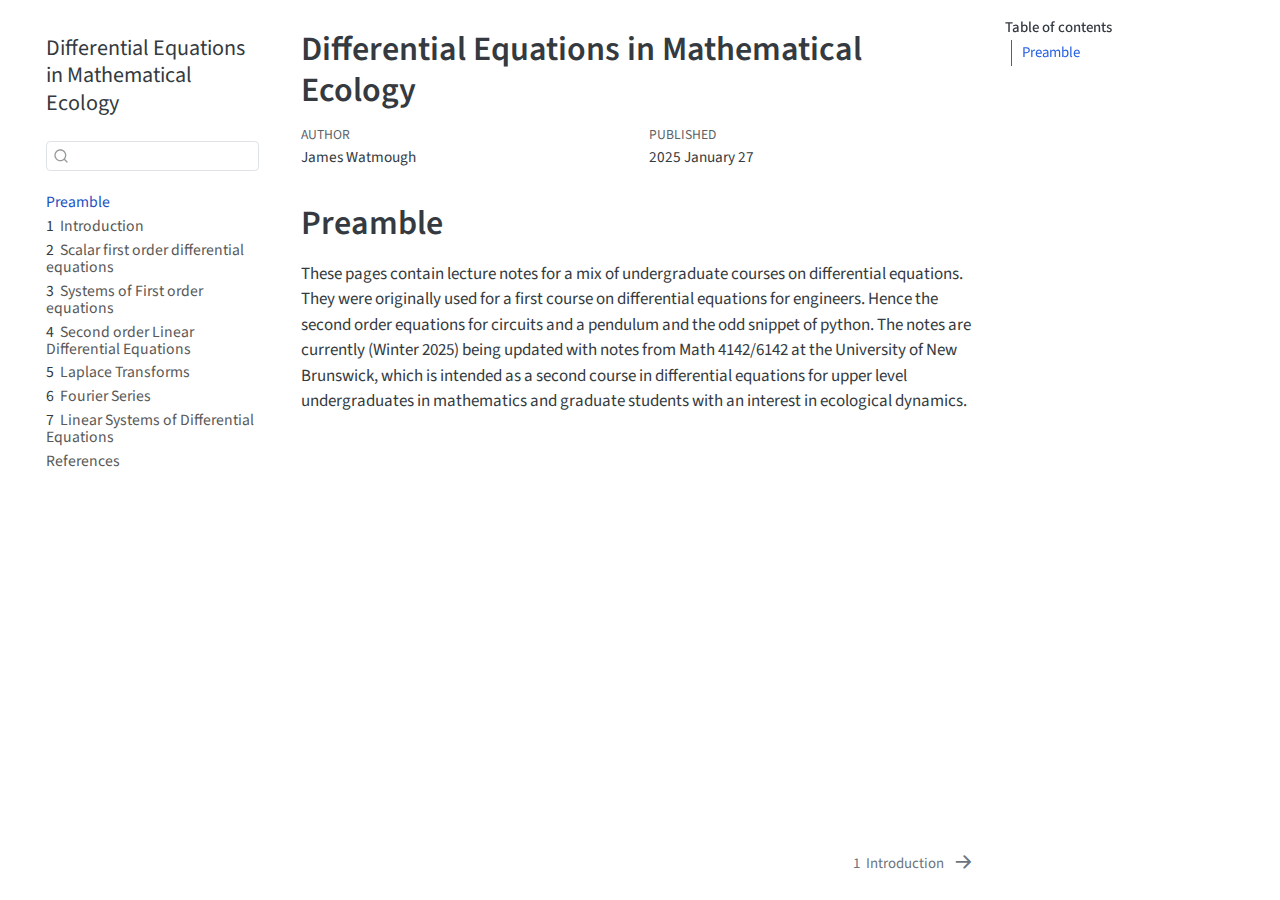
<file: docs/index.html>
<!DOCTYPE html>
<html xmlns="http://www.w3.org/1999/xhtml" lang="en" xml:lang="en"><head>

<meta charset="utf-8">
<meta name="generator" content="quarto-1.7.6">

<meta name="viewport" content="width=device-width, initial-scale=1.0, user-scalable=yes">

<meta name="author" content="James Watmough">

<title>Differential Equations in Mathematical Ecology</title>
<style>
code{white-space: pre-wrap;}
span.smallcaps{font-variant: small-caps;}
div.columns{display: flex; gap: min(4vw, 1.5em);}
div.column{flex: auto; overflow-x: auto;}
div.hanging-indent{margin-left: 1.5em; text-indent: -1.5em;}
ul.task-list{list-style: none;}
ul.task-list li input[type="checkbox"] {
  width: 0.8em;
  margin: 0 0.8em 0.2em -1em; /* quarto-specific, see https://github.com/quarto-dev/quarto-cli/issues/4556 */ 
  vertical-align: middle;
}
</style>


<script src="site_libs/quarto-nav/quarto-nav.js"></script>
<script src="site_libs/quarto-nav/headroom.min.js"></script>
<script src="site_libs/clipboard/clipboard.min.js"></script>
<script src="site_libs/quarto-search/autocomplete.umd.js"></script>
<script src="site_libs/quarto-search/fuse.min.js"></script>
<script src="site_libs/quarto-search/quarto-search.js"></script>
<meta name="quarto:offset" content="./">
<link href="./M3503-lec01-ODEintro.html" rel="next">
<script src="site_libs/quarto-html/quarto.js"></script>
<script src="site_libs/quarto-html/popper.min.js"></script>
<script src="site_libs/quarto-html/tippy.umd.min.js"></script>
<script src="site_libs/quarto-html/anchor.min.js"></script>
<link href="site_libs/quarto-html/tippy.css" rel="stylesheet">
<link href="site_libs/quarto-html/quarto-syntax-highlighting-6c21014d9765ba549c6ebad95917e4d7.css" rel="stylesheet" id="quarto-text-highlighting-styles">
<script src="site_libs/bootstrap/bootstrap.min.js"></script>
<link href="site_libs/bootstrap/bootstrap-icons.css" rel="stylesheet">
<link href="site_libs/bootstrap/bootstrap-8b437fc44df5d31213a6bde2e7d8e062.min.css" rel="stylesheet" append-hash="true" id="quarto-bootstrap" data-mode="light">
<script id="quarto-search-options" type="application/json">{
  "location": "sidebar",
  "copy-button": false,
  "collapse-after": 3,
  "panel-placement": "start",
  "type": "textbox",
  "limit": 50,
  "keyboard-shortcut": [
    "f",
    "/",
    "s"
  ],
  "show-item-context": false,
  "language": {
    "search-no-results-text": "No results",
    "search-matching-documents-text": "matching documents",
    "search-copy-link-title": "Copy link to search",
    "search-hide-matches-text": "Hide additional matches",
    "search-more-match-text": "more match in this document",
    "search-more-matches-text": "more matches in this document",
    "search-clear-button-title": "Clear",
    "search-text-placeholder": "",
    "search-detached-cancel-button-title": "Cancel",
    "search-submit-button-title": "Submit",
    "search-label": "Search"
  }
}</script>


</head>

<body class="nav-sidebar floating">

<div id="quarto-search-results"></div>
  <header id="quarto-header" class="headroom fixed-top">
  <nav class="quarto-secondary-nav">
    <div class="container-fluid d-flex">
      <button type="button" class="quarto-btn-toggle btn" data-bs-toggle="collapse" role="button" data-bs-target=".quarto-sidebar-collapse-item" aria-controls="quarto-sidebar" aria-expanded="false" aria-label="Toggle sidebar navigation" onclick="if (window.quartoToggleHeadroom) { window.quartoToggleHeadroom(); }">
        <i class="bi bi-layout-text-sidebar-reverse"></i>
      </button>
        <nav class="quarto-page-breadcrumbs" aria-label="breadcrumb"><ol class="breadcrumb"><li class="breadcrumb-item"><a href="./index.html">Preamble</a></li></ol></nav>
        <a class="flex-grow-1" role="navigation" data-bs-toggle="collapse" data-bs-target=".quarto-sidebar-collapse-item" aria-controls="quarto-sidebar" aria-expanded="false" aria-label="Toggle sidebar navigation" onclick="if (window.quartoToggleHeadroom) { window.quartoToggleHeadroom(); }">      
        </a>
      <button type="button" class="btn quarto-search-button" aria-label="Search" onclick="window.quartoOpenSearch();">
        <i class="bi bi-search"></i>
      </button>
    </div>
  </nav>
</header>
<!-- content -->
<div id="quarto-content" class="quarto-container page-columns page-rows-contents page-layout-article">
<!-- sidebar -->
  <nav id="quarto-sidebar" class="sidebar collapse collapse-horizontal quarto-sidebar-collapse-item sidebar-navigation floating overflow-auto">
    <div class="pt-lg-2 mt-2 text-left sidebar-header">
    <div class="sidebar-title mb-0 py-0">
      <a href="./">Differential Equations in Mathematical Ecology</a> 
    </div>
      </div>
        <div class="mt-2 flex-shrink-0 align-items-center">
        <div class="sidebar-search">
        <div id="quarto-search" class="" title="Search"></div>
        </div>
        </div>
    <div class="sidebar-menu-container"> 
    <ul class="list-unstyled mt-1">
        <li class="sidebar-item">
  <div class="sidebar-item-container"> 
  <a href="./index.html" class="sidebar-item-text sidebar-link active">
 <span class="menu-text">Preamble</span></a>
  </div>
</li>
        <li class="sidebar-item">
  <div class="sidebar-item-container"> 
  <a href="./M3503-lec01-ODEintro.html" class="sidebar-item-text sidebar-link">
 <span class="menu-text"><span class="chapter-number">1</span>&nbsp; <span class="chapter-title">Introduction</span></span></a>
  </div>
</li>
        <li class="sidebar-item">
  <div class="sidebar-item-container"> 
  <a href="./ode-intro-geom.html" class="sidebar-item-text sidebar-link">
 <span class="menu-text"><span class="chapter-number">2</span>&nbsp; <span class="chapter-title">Scalar first order differential equations</span></span></a>
  </div>
</li>
        <li class="sidebar-item">
  <div class="sidebar-item-container"> 
  <a href="./M3503-lec02-Systems.html" class="sidebar-item-text sidebar-link">
 <span class="menu-text"><span class="chapter-number">3</span>&nbsp; <span class="chapter-title">Systems of First order equations</span></span></a>
  </div>
</li>
        <li class="sidebar-item">
  <div class="sidebar-item-container"> 
  <a href="./M3503-lec03-SecondOrderODE.html" class="sidebar-item-text sidebar-link">
 <span class="menu-text"><span class="chapter-number">4</span>&nbsp; <span class="chapter-title">Second order Linear Differential Equations</span></span></a>
  </div>
</li>
        <li class="sidebar-item">
  <div class="sidebar-item-container"> 
  <a href="./M3503-lec04-LaplaceTransforms.html" class="sidebar-item-text sidebar-link">
 <span class="menu-text"><span class="chapter-number">5</span>&nbsp; <span class="chapter-title">Laplace Transforms</span></span></a>
  </div>
</li>
        <li class="sidebar-item">
  <div class="sidebar-item-container"> 
  <a href="./M3503-lec05-FourierSeries.html" class="sidebar-item-text sidebar-link">
 <span class="menu-text"><span class="chapter-number">6</span>&nbsp; <span class="chapter-title">Fourier Series</span></span></a>
  </div>
</li>
        <li class="sidebar-item">
  <div class="sidebar-item-container"> 
  <a href="./ode-linear.html" class="sidebar-item-text sidebar-link">
 <span class="menu-text"><span class="chapter-number">7</span>&nbsp; <span class="chapter-title">Linear Systems of Differential Equations</span></span></a>
  </div>
</li>
        <li class="sidebar-item">
  <div class="sidebar-item-container"> 
  <a href="./references.html" class="sidebar-item-text sidebar-link">
 <span class="menu-text">References</span></a>
  </div>
</li>
    </ul>
    </div>
</nav>
<div id="quarto-sidebar-glass" class="quarto-sidebar-collapse-item" data-bs-toggle="collapse" data-bs-target=".quarto-sidebar-collapse-item"></div>
<!-- margin-sidebar -->
    <div id="quarto-margin-sidebar" class="sidebar margin-sidebar">
        <nav id="TOC" role="doc-toc" class="toc-active">
    <h2 id="toc-title">Table of contents</h2>
   
  <ul>
  <li><a href="#preamble" id="toc-preamble" class="nav-link active" data-scroll-target="#preamble">Preamble</a></li>
  </ul>
</nav>
    </div>
<!-- main -->
<main class="content" id="quarto-document-content">

<header id="title-block-header" class="quarto-title-block default">
<div class="quarto-title">
<h1 class="title">Differential Equations in Mathematical Ecology</h1>
</div>



<div class="quarto-title-meta">

    <div>
    <div class="quarto-title-meta-heading">Author</div>
    <div class="quarto-title-meta-contents">
             <p>James Watmough </p>
          </div>
  </div>
    
    <div>
    <div class="quarto-title-meta-heading">Published</div>
    <div class="quarto-title-meta-contents">
      <p class="date">2025 January 27</p>
    </div>
  </div>
  
    
  </div>
  


</header>


<section id="preamble" class="level1 unnumbered">
<h1 class="unnumbered">Preamble</h1>
<p>These pages contain lecture notes for a mix of undergraduate courses on differential equations. They were originally used for a first course on differential equations for engineers. Hence the second order equations for circuits and a pendulum and the odd snippet of python. The notes are currently (Winter 2025) being updated with notes from Math 4142/6142 at the University of New Brunswick, which is intended as a second course in differential equations for upper level undergraduates in mathematics and graduate students with an interest in ecological dynamics.</p>


</section>

</main> <!-- /main -->
<script id="quarto-html-after-body" type="application/javascript">
window.document.addEventListener("DOMContentLoaded", function (event) {
  const toggleBodyColorMode = (bsSheetEl) => {
    const mode = bsSheetEl.getAttribute("data-mode");
    const bodyEl = window.document.querySelector("body");
    if (mode === "dark") {
      bodyEl.classList.add("quarto-dark");
      bodyEl.classList.remove("quarto-light");
    } else {
      bodyEl.classList.add("quarto-light");
      bodyEl.classList.remove("quarto-dark");
    }
  }
  const toggleBodyColorPrimary = () => {
    const bsSheetEl = window.document.querySelector("link#quarto-bootstrap");
    if (bsSheetEl) {
      toggleBodyColorMode(bsSheetEl);
    }
  }
  toggleBodyColorPrimary();  
  const icon = "";
  const anchorJS = new window.AnchorJS();
  anchorJS.options = {
    placement: 'right',
    icon: icon
  };
  anchorJS.add('.anchored');
  const isCodeAnnotation = (el) => {
    for (const clz of el.classList) {
      if (clz.startsWith('code-annotation-')) {                     
        return true;
      }
    }
    return false;
  }
  const onCopySuccess = function(e) {
    // button target
    const button = e.trigger;
    // don't keep focus
    button.blur();
    // flash "checked"
    button.classList.add('code-copy-button-checked');
    var currentTitle = button.getAttribute("title");
    button.setAttribute("title", "Copied!");
    let tooltip;
    if (window.bootstrap) {
      button.setAttribute("data-bs-toggle", "tooltip");
      button.setAttribute("data-bs-placement", "left");
      button.setAttribute("data-bs-title", "Copied!");
      tooltip = new bootstrap.Tooltip(button, 
        { trigger: "manual", 
          customClass: "code-copy-button-tooltip",
          offset: [0, -8]});
      tooltip.show();    
    }
    setTimeout(function() {
      if (tooltip) {
        tooltip.hide();
        button.removeAttribute("data-bs-title");
        button.removeAttribute("data-bs-toggle");
        button.removeAttribute("data-bs-placement");
      }
      button.setAttribute("title", currentTitle);
      button.classList.remove('code-copy-button-checked');
    }, 1000);
    // clear code selection
    e.clearSelection();
  }
  const getTextToCopy = function(trigger) {
      const codeEl = trigger.previousElementSibling.cloneNode(true);
      for (const childEl of codeEl.children) {
        if (isCodeAnnotation(childEl)) {
          childEl.remove();
        }
      }
      return codeEl.innerText;
  }
  const clipboard = new window.ClipboardJS('.code-copy-button:not([data-in-quarto-modal])', {
    text: getTextToCopy
  });
  clipboard.on('success', onCopySuccess);
  if (window.document.getElementById('quarto-embedded-source-code-modal')) {
    const clipboardModal = new window.ClipboardJS('.code-copy-button[data-in-quarto-modal]', {
      text: getTextToCopy,
      container: window.document.getElementById('quarto-embedded-source-code-modal')
    });
    clipboardModal.on('success', onCopySuccess);
  }
    var localhostRegex = new RegExp(/^(?:http|https):\/\/localhost\:?[0-9]*\//);
    var mailtoRegex = new RegExp(/^mailto:/);
      var filterRegex = new RegExp('/' + window.location.host + '/');
    var isInternal = (href) => {
        return filterRegex.test(href) || localhostRegex.test(href) || mailtoRegex.test(href);
    }
    // Inspect non-navigation links and adorn them if external
 	var links = window.document.querySelectorAll('a[href]:not(.nav-link):not(.navbar-brand):not(.toc-action):not(.sidebar-link):not(.sidebar-item-toggle):not(.pagination-link):not(.no-external):not([aria-hidden]):not(.dropdown-item):not(.quarto-navigation-tool):not(.about-link)');
    for (var i=0; i<links.length; i++) {
      const link = links[i];
      if (!isInternal(link.href)) {
        // undo the damage that might have been done by quarto-nav.js in the case of
        // links that we want to consider external
        if (link.dataset.originalHref !== undefined) {
          link.href = link.dataset.originalHref;
        }
      }
    }
  function tippyHover(el, contentFn, onTriggerFn, onUntriggerFn) {
    const config = {
      allowHTML: true,
      maxWidth: 500,
      delay: 100,
      arrow: false,
      appendTo: function(el) {
          return el.parentElement;
      },
      interactive: true,
      interactiveBorder: 10,
      theme: 'quarto',
      placement: 'bottom-start',
    };
    if (contentFn) {
      config.content = contentFn;
    }
    if (onTriggerFn) {
      config.onTrigger = onTriggerFn;
    }
    if (onUntriggerFn) {
      config.onUntrigger = onUntriggerFn;
    }
    window.tippy(el, config); 
  }
  const noterefs = window.document.querySelectorAll('a[role="doc-noteref"]');
  for (var i=0; i<noterefs.length; i++) {
    const ref = noterefs[i];
    tippyHover(ref, function() {
      // use id or data attribute instead here
      let href = ref.getAttribute('data-footnote-href') || ref.getAttribute('href');
      try { href = new URL(href).hash; } catch {}
      const id = href.replace(/^#\/?/, "");
      const note = window.document.getElementById(id);
      if (note) {
        return note.innerHTML;
      } else {
        return "";
      }
    });
  }
  const xrefs = window.document.querySelectorAll('a.quarto-xref');
  const processXRef = (id, note) => {
    // Strip column container classes
    const stripColumnClz = (el) => {
      el.classList.remove("page-full", "page-columns");
      if (el.children) {
        for (const child of el.children) {
          stripColumnClz(child);
        }
      }
    }
    stripColumnClz(note)
    if (id === null || id.startsWith('sec-')) {
      // Special case sections, only their first couple elements
      const container = document.createElement("div");
      if (note.children && note.children.length > 2) {
        container.appendChild(note.children[0].cloneNode(true));
        for (let i = 1; i < note.children.length; i++) {
          const child = note.children[i];
          if (child.tagName === "P" && child.innerText === "") {
            continue;
          } else {
            container.appendChild(child.cloneNode(true));
            break;
          }
        }
        if (window.Quarto?.typesetMath) {
          window.Quarto.typesetMath(container);
        }
        return container.innerHTML
      } else {
        if (window.Quarto?.typesetMath) {
          window.Quarto.typesetMath(note);
        }
        return note.innerHTML;
      }
    } else {
      // Remove any anchor links if they are present
      const anchorLink = note.querySelector('a.anchorjs-link');
      if (anchorLink) {
        anchorLink.remove();
      }
      if (window.Quarto?.typesetMath) {
        window.Quarto.typesetMath(note);
      }
      if (note.classList.contains("callout")) {
        return note.outerHTML;
      } else {
        return note.innerHTML;
      }
    }
  }
  for (var i=0; i<xrefs.length; i++) {
    const xref = xrefs[i];
    tippyHover(xref, undefined, function(instance) {
      instance.disable();
      let url = xref.getAttribute('href');
      let hash = undefined; 
      if (url.startsWith('#')) {
        hash = url;
      } else {
        try { hash = new URL(url).hash; } catch {}
      }
      if (hash) {
        const id = hash.replace(/^#\/?/, "");
        const note = window.document.getElementById(id);
        if (note !== null) {
          try {
            const html = processXRef(id, note.cloneNode(true));
            instance.setContent(html);
          } finally {
            instance.enable();
            instance.show();
          }
        } else {
          // See if we can fetch this
          fetch(url.split('#')[0])
          .then(res => res.text())
          .then(html => {
            const parser = new DOMParser();
            const htmlDoc = parser.parseFromString(html, "text/html");
            const note = htmlDoc.getElementById(id);
            if (note !== null) {
              const html = processXRef(id, note);
              instance.setContent(html);
            } 
          }).finally(() => {
            instance.enable();
            instance.show();
          });
        }
      } else {
        // See if we can fetch a full url (with no hash to target)
        // This is a special case and we should probably do some content thinning / targeting
        fetch(url)
        .then(res => res.text())
        .then(html => {
          const parser = new DOMParser();
          const htmlDoc = parser.parseFromString(html, "text/html");
          const note = htmlDoc.querySelector('main.content');
          if (note !== null) {
            // This should only happen for chapter cross references
            // (since there is no id in the URL)
            // remove the first header
            if (note.children.length > 0 && note.children[0].tagName === "HEADER") {
              note.children[0].remove();
            }
            const html = processXRef(null, note);
            instance.setContent(html);
          } 
        }).finally(() => {
          instance.enable();
          instance.show();
        });
      }
    }, function(instance) {
    });
  }
      let selectedAnnoteEl;
      const selectorForAnnotation = ( cell, annotation) => {
        let cellAttr = 'data-code-cell="' + cell + '"';
        let lineAttr = 'data-code-annotation="' +  annotation + '"';
        const selector = 'span[' + cellAttr + '][' + lineAttr + ']';
        return selector;
      }
      const selectCodeLines = (annoteEl) => {
        const doc = window.document;
        const targetCell = annoteEl.getAttribute("data-target-cell");
        const targetAnnotation = annoteEl.getAttribute("data-target-annotation");
        const annoteSpan = window.document.querySelector(selectorForAnnotation(targetCell, targetAnnotation));
        const lines = annoteSpan.getAttribute("data-code-lines").split(",");
        const lineIds = lines.map((line) => {
          return targetCell + "-" + line;
        })
        let top = null;
        let height = null;
        let parent = null;
        if (lineIds.length > 0) {
            //compute the position of the single el (top and bottom and make a div)
            const el = window.document.getElementById(lineIds[0]);
            top = el.offsetTop;
            height = el.offsetHeight;
            parent = el.parentElement.parentElement;
          if (lineIds.length > 1) {
            const lastEl = window.document.getElementById(lineIds[lineIds.length - 1]);
            const bottom = lastEl.offsetTop + lastEl.offsetHeight;
            height = bottom - top;
          }
          if (top !== null && height !== null && parent !== null) {
            // cook up a div (if necessary) and position it 
            let div = window.document.getElementById("code-annotation-line-highlight");
            if (div === null) {
              div = window.document.createElement("div");
              div.setAttribute("id", "code-annotation-line-highlight");
              div.style.position = 'absolute';
              parent.appendChild(div);
            }
            div.style.top = top - 2 + "px";
            div.style.height = height + 4 + "px";
            div.style.left = 0;
            let gutterDiv = window.document.getElementById("code-annotation-line-highlight-gutter");
            if (gutterDiv === null) {
              gutterDiv = window.document.createElement("div");
              gutterDiv.setAttribute("id", "code-annotation-line-highlight-gutter");
              gutterDiv.style.position = 'absolute';
              const codeCell = window.document.getElementById(targetCell);
              const gutter = codeCell.querySelector('.code-annotation-gutter');
              gutter.appendChild(gutterDiv);
            }
            gutterDiv.style.top = top - 2 + "px";
            gutterDiv.style.height = height + 4 + "px";
          }
          selectedAnnoteEl = annoteEl;
        }
      };
      const unselectCodeLines = () => {
        const elementsIds = ["code-annotation-line-highlight", "code-annotation-line-highlight-gutter"];
        elementsIds.forEach((elId) => {
          const div = window.document.getElementById(elId);
          if (div) {
            div.remove();
          }
        });
        selectedAnnoteEl = undefined;
      };
        // Handle positioning of the toggle
    window.addEventListener(
      "resize",
      throttle(() => {
        elRect = undefined;
        if (selectedAnnoteEl) {
          selectCodeLines(selectedAnnoteEl);
        }
      }, 10)
    );
    function throttle(fn, ms) {
    let throttle = false;
    let timer;
      return (...args) => {
        if(!throttle) { // first call gets through
            fn.apply(this, args);
            throttle = true;
        } else { // all the others get throttled
            if(timer) clearTimeout(timer); // cancel #2
            timer = setTimeout(() => {
              fn.apply(this, args);
              timer = throttle = false;
            }, ms);
        }
      };
    }
      // Attach click handler to the DT
      const annoteDls = window.document.querySelectorAll('dt[data-target-cell]');
      for (const annoteDlNode of annoteDls) {
        annoteDlNode.addEventListener('click', (event) => {
          const clickedEl = event.target;
          if (clickedEl !== selectedAnnoteEl) {
            unselectCodeLines();
            const activeEl = window.document.querySelector('dt[data-target-cell].code-annotation-active');
            if (activeEl) {
              activeEl.classList.remove('code-annotation-active');
            }
            selectCodeLines(clickedEl);
            clickedEl.classList.add('code-annotation-active');
          } else {
            // Unselect the line
            unselectCodeLines();
            clickedEl.classList.remove('code-annotation-active');
          }
        });
      }
  const findCites = (el) => {
    const parentEl = el.parentElement;
    if (parentEl) {
      const cites = parentEl.dataset.cites;
      if (cites) {
        return {
          el,
          cites: cites.split(' ')
        };
      } else {
        return findCites(el.parentElement)
      }
    } else {
      return undefined;
    }
  };
  var bibliorefs = window.document.querySelectorAll('a[role="doc-biblioref"]');
  for (var i=0; i<bibliorefs.length; i++) {
    const ref = bibliorefs[i];
    const citeInfo = findCites(ref);
    if (citeInfo) {
      tippyHover(citeInfo.el, function() {
        var popup = window.document.createElement('div');
        citeInfo.cites.forEach(function(cite) {
          var citeDiv = window.document.createElement('div');
          citeDiv.classList.add('hanging-indent');
          citeDiv.classList.add('csl-entry');
          var biblioDiv = window.document.getElementById('ref-' + cite);
          if (biblioDiv) {
            citeDiv.innerHTML = biblioDiv.innerHTML;
          }
          popup.appendChild(citeDiv);
        });
        return popup.innerHTML;
      });
    }
  }
});
</script>
<nav class="page-navigation">
  <div class="nav-page nav-page-previous">
  </div>
  <div class="nav-page nav-page-next">
      <a href="./M3503-lec01-ODEintro.html" class="pagination-link" aria-label="Introduction">
        <span class="nav-page-text"><span class="chapter-number">1</span>&nbsp; <span class="chapter-title">Introduction</span></span> <i class="bi bi-arrow-right-short"></i>
      </a>
  </div>
</nav>
</div> <!-- /content -->




</body></html>
</file>
<file: docs/site_libs/quarto-html/tippy.css>
.tippy-box[data-animation=fade][data-state=hidden]{opacity:0}[data-tippy-root]{max-width:calc(100vw - 10px)}.tippy-box{position:relative;background-color:#333;color:#fff;border-radius:4px;font-size:14px;line-height:1.4;white-space:normal;outline:0;transition-property:transform,visibility,opacity}.tippy-box[data-placement^=top]>.tippy-arrow{bottom:0}.tippy-box[data-placement^=top]>.tippy-arrow:before{bottom:-7px;left:0;border-width:8px 8px 0;border-top-color:initial;transform-origin:center top}.tippy-box[data-placement^=bottom]>.tippy-arrow{top:0}.tippy-box[data-placement^=bottom]>.tippy-arrow:before{top:-7px;left:0;border-width:0 8px 8px;border-bottom-color:initial;transform-origin:center bottom}.tippy-box[data-placement^=left]>.tippy-arrow{right:0}.tippy-box[data-placement^=left]>.tippy-arrow:before{border-width:8px 0 8px 8px;border-left-color:initial;right:-7px;transform-origin:center left}.tippy-box[data-placement^=right]>.tippy-arrow{left:0}.tippy-box[data-placement^=right]>.tippy-arrow:before{left:-7px;border-width:8px 8px 8px 0;border-right-color:initial;transform-origin:center right}.tippy-box[data-inertia][data-state=visible]{transition-timing-function:cubic-bezier(.54,1.5,.38,1.11)}.tippy-arrow{width:16px;height:16px;color:#333}.tippy-arrow:before{content:"";position:absolute;border-color:transparent;border-style:solid}.tippy-content{position:relative;padding:5px 9px;z-index:1}
</file>
<file: docs/site_libs/quarto-html/quarto-syntax-highlighting-6c21014d9765ba549c6ebad95917e4d7.css>
/* quarto syntax highlight colors */
:root {
  --quarto-hl-ot-color: #003B4F;
  --quarto-hl-at-color: #657422;
  --quarto-hl-ss-color: #20794D;
  --quarto-hl-an-color: #5E5E5E;
  --quarto-hl-fu-color: #4758AB;
  --quarto-hl-st-color: #20794D;
  --quarto-hl-cf-color: #003B4F;
  --quarto-hl-op-color: #5E5E5E;
  --quarto-hl-er-color: #AD0000;
  --quarto-hl-bn-color: #AD0000;
  --quarto-hl-al-color: #AD0000;
  --quarto-hl-va-color: #111111;
  --quarto-hl-bu-color: inherit;
  --quarto-hl-ex-color: inherit;
  --quarto-hl-pp-color: #AD0000;
  --quarto-hl-in-color: #5E5E5E;
  --quarto-hl-vs-color: #20794D;
  --quarto-hl-wa-color: #5E5E5E;
  --quarto-hl-do-color: #5E5E5E;
  --quarto-hl-im-color: #00769E;
  --quarto-hl-ch-color: #20794D;
  --quarto-hl-dt-color: #AD0000;
  --quarto-hl-fl-color: #AD0000;
  --quarto-hl-co-color: #5E5E5E;
  --quarto-hl-cv-color: #5E5E5E;
  --quarto-hl-cn-color: #8f5902;
  --quarto-hl-sc-color: #5E5E5E;
  --quarto-hl-dv-color: #AD0000;
  --quarto-hl-kw-color: #003B4F;
}

/* other quarto variables */
:root {
  --quarto-font-monospace: SFMono-Regular, Menlo, Monaco, Consolas, "Liberation Mono", "Courier New", monospace;
}

pre > code.sourceCode > span {
  color: #003B4F;
}

code span {
  color: #003B4F;
}

code.sourceCode > span {
  color: #003B4F;
}

div.sourceCode,
div.sourceCode pre.sourceCode {
  color: #003B4F;
}

code span.ot {
  color: #003B4F;
  font-style: inherit;
}

code span.at {
  color: #657422;
  font-style: inherit;
}

code span.ss {
  color: #20794D;
  font-style: inherit;
}

code span.an {
  color: #5E5E5E;
  font-style: inherit;
}

code span.fu {
  color: #4758AB;
  font-style: inherit;
}

code span.st {
  color: #20794D;
  font-style: inherit;
}

code span.cf {
  color: #003B4F;
  font-weight: bold;
  font-style: inherit;
}

code span.op {
  color: #5E5E5E;
  font-style: inherit;
}

code span.er {
  color: #AD0000;
  font-style: inherit;
}

code span.bn {
  color: #AD0000;
  font-style: inherit;
}

code span.al {
  color: #AD0000;
  font-style: inherit;
}

code span.va {
  color: #111111;
  font-style: inherit;
}

code span.bu {
  font-style: inherit;
}

code span.ex {
  font-style: inherit;
}

code span.pp {
  color: #AD0000;
  font-style: inherit;
}

code span.in {
  color: #5E5E5E;
  font-style: inherit;
}

code span.vs {
  color: #20794D;
  font-style: inherit;
}

code span.wa {
  color: #5E5E5E;
  font-style: italic;
}

code span.do {
  color: #5E5E5E;
  font-style: italic;
}

code span.im {
  color: #00769E;
  font-style: inherit;
}

code span.ch {
  color: #20794D;
  font-style: inherit;
}

code span.dt {
  color: #AD0000;
  font-style: inherit;
}

code span.fl {
  color: #AD0000;
  font-style: inherit;
}

code span.co {
  color: #5E5E5E;
  font-style: inherit;
}

code span.cv {
  color: #5E5E5E;
  font-style: italic;
}

code span.cn {
  color: #8f5902;
  font-style: inherit;
}

code span.sc {
  color: #5E5E5E;
  font-style: inherit;
}

code span.dv {
  color: #AD0000;
  font-style: inherit;
}

code span.kw {
  color: #003B4F;
  font-weight: bold;
  font-style: inherit;
}

.prevent-inlining {
  content: "</";
}

/*# sourceMappingURL=f24e1b57de03fc625bc41b267b7007a2.css.map */
</file>
